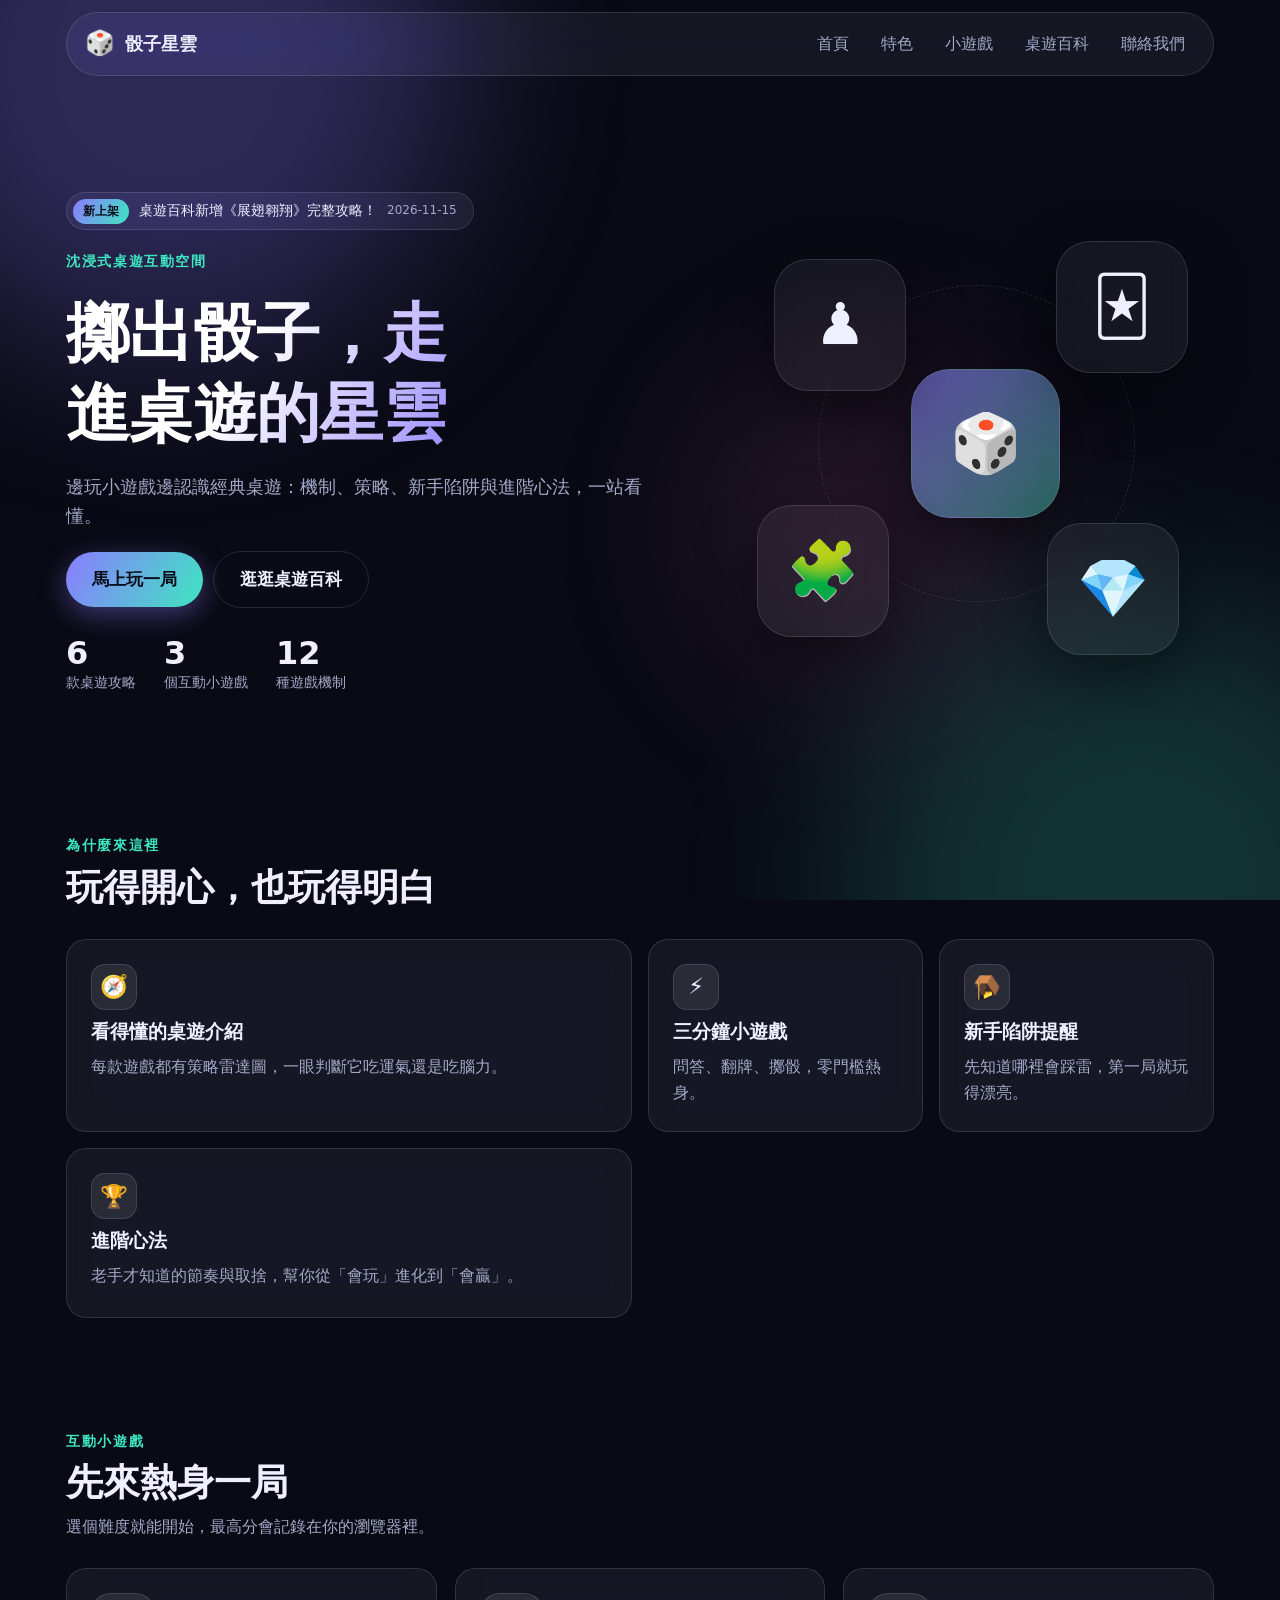
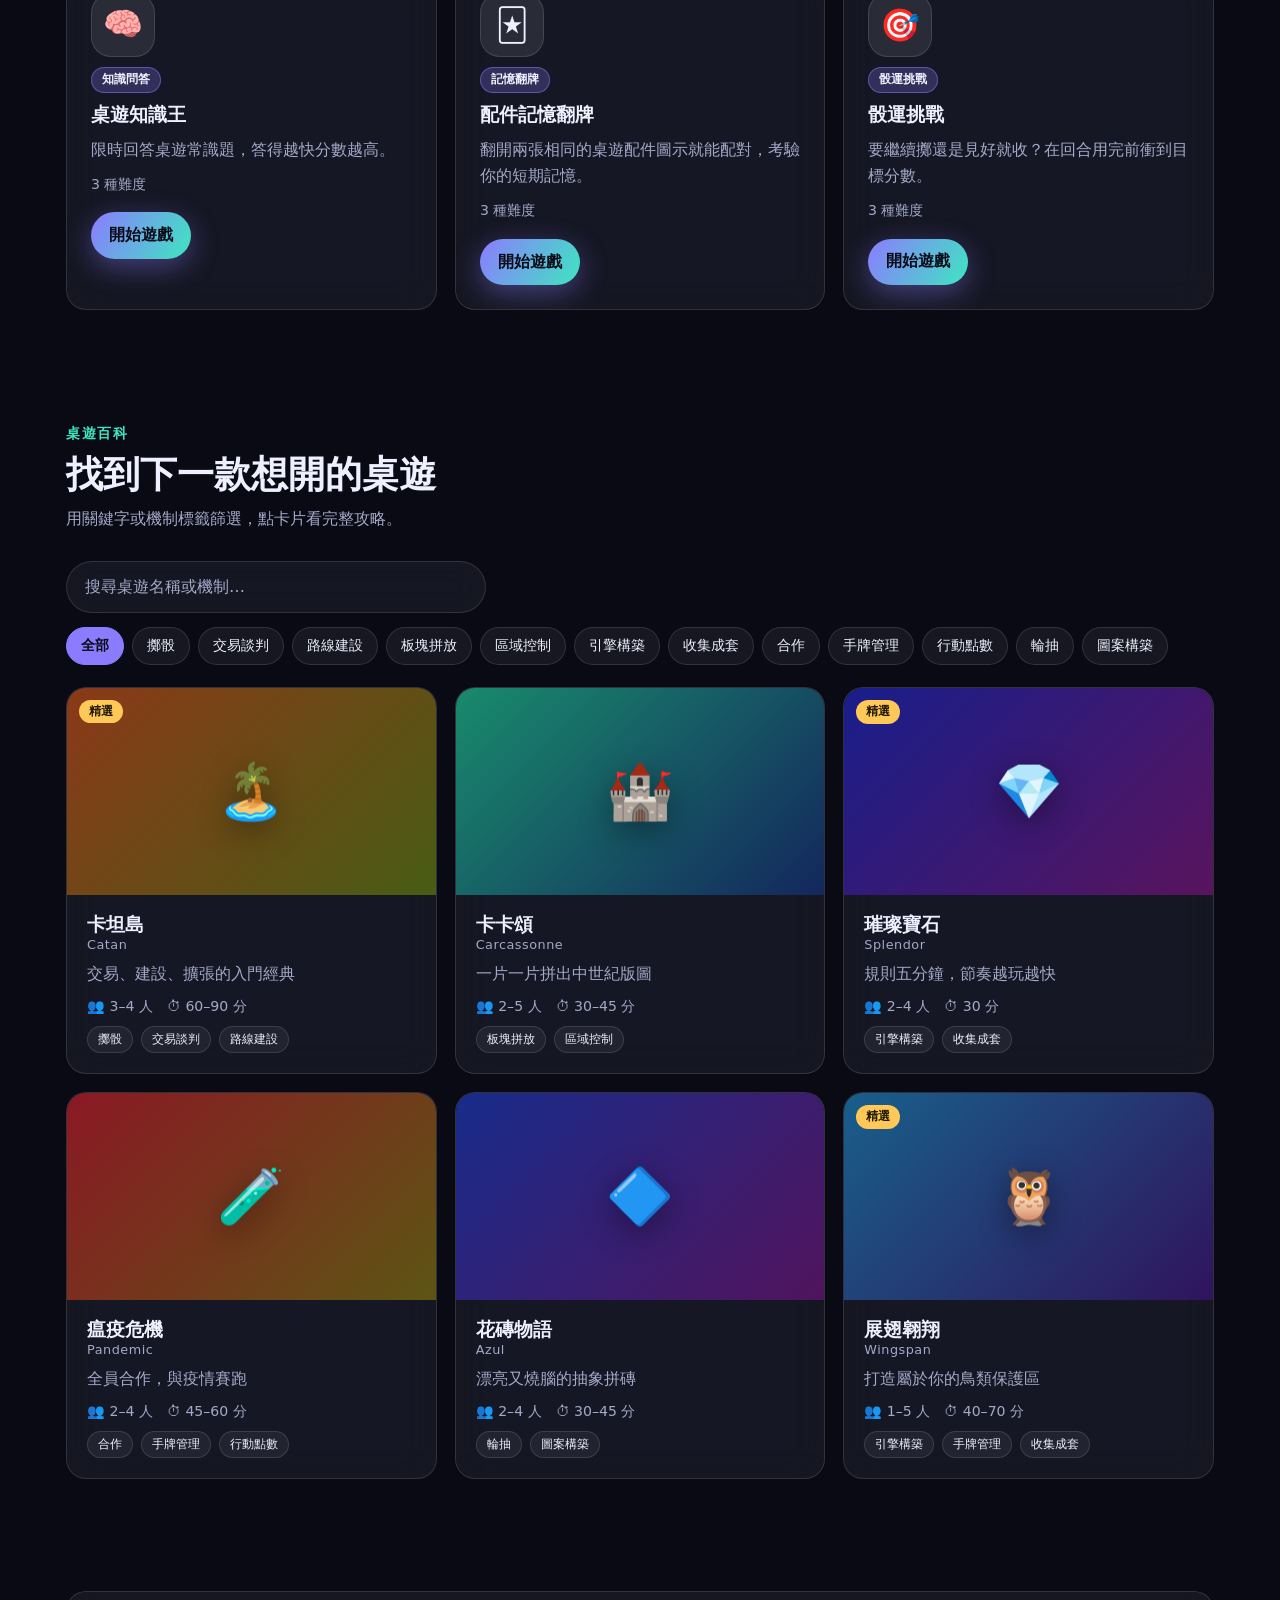
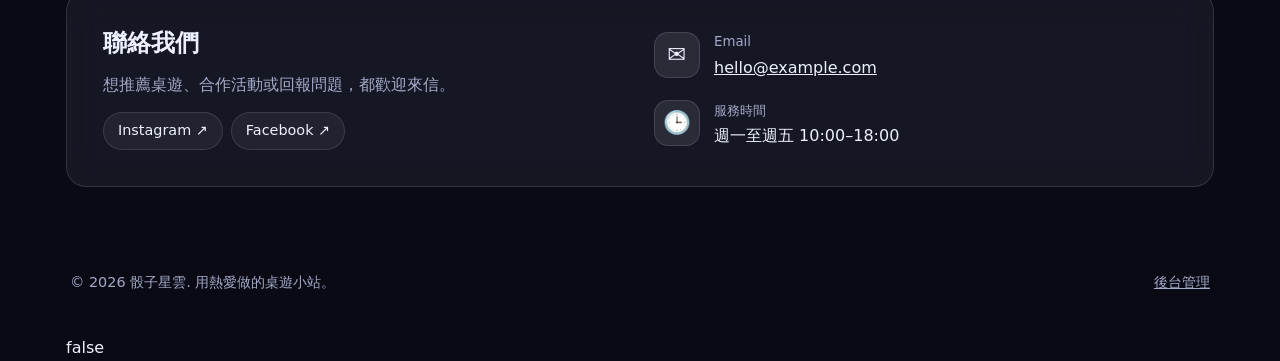
<file: index.html>
<!doctype html>
<html lang="zh-Hant">
<head>
  <meta charset="utf-8">
  <meta name="viewport" content="width=device-width, initial-scale=1">
  <title>載入中…</title>
  <meta name="color-scheme" content="dark">
  <link rel="stylesheet" href="css/base.css">
  <link rel="stylesheet" href="css/front.css">
</head>
<body>
  <!-- 背景光暈（純裝飾） -->
  <div class="orbs" aria-hidden="true"><i></i><i></i><i></i></div>

  <!-- 整個頁面由 js/front/app.js 依 data.json 動態產生，這裡沒有任何寫死的內容 -->
  <div id="app"><div class="boot">載入中…</div></div>

  <noscript><p style="padding:2rem;text-align:center">本網站需要啟用 JavaScript 才能顯示內容。</p></noscript>
  <script type="module" src="js/front/app.js"></script>
</body>
</html>
</file>
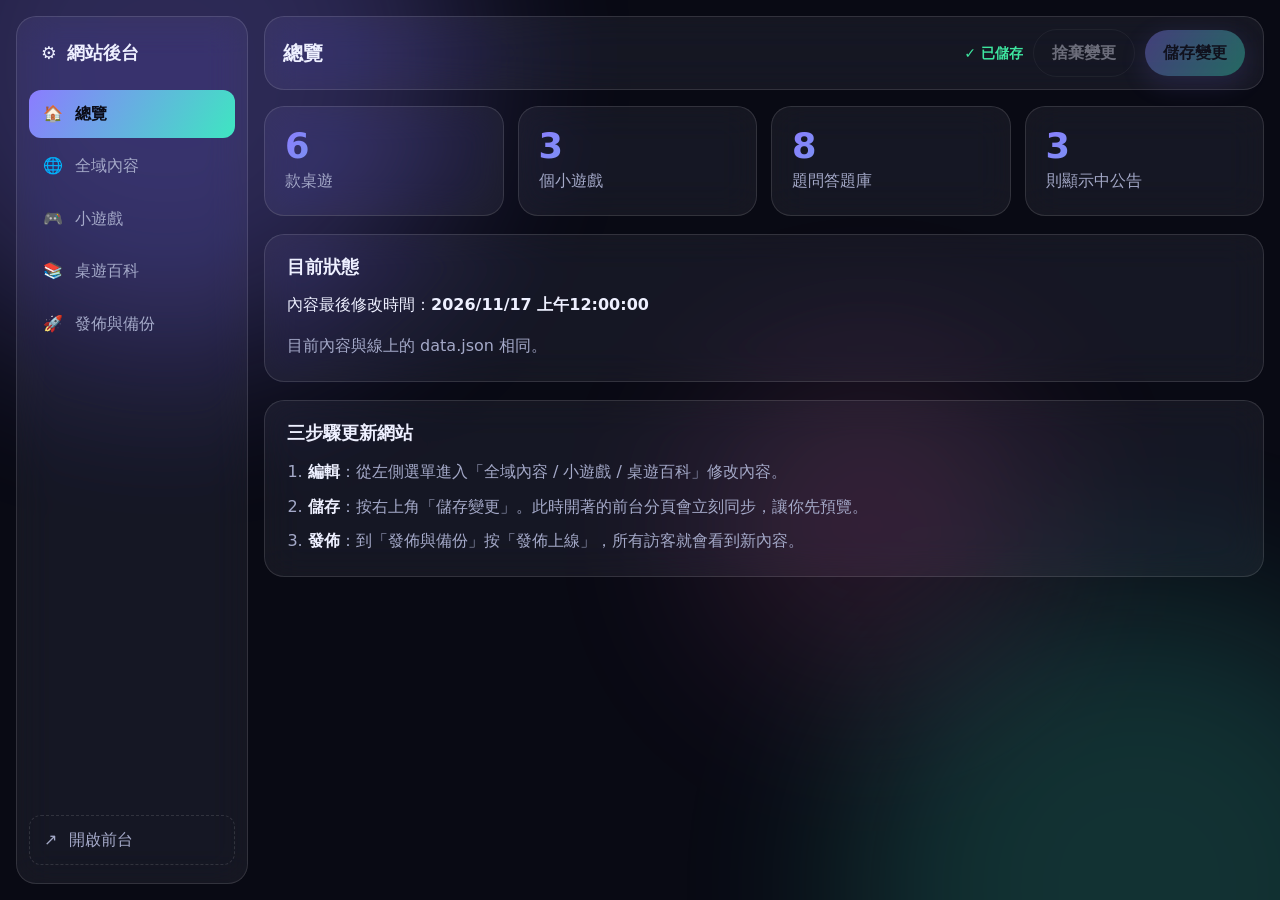
<file: admin.html>
<!doctype html>
<html lang="zh-Hant">
<head>
  <meta charset="utf-8">
  <meta name="viewport" content="width=device-width, initial-scale=1">
  <title>網站後台管理</title>
  <meta name="robots" content="noindex, nofollow">
  <meta name="color-scheme" content="dark">
  <link rel="stylesheet" href="css/base.css">
  <link rel="stylesheet" href="css/admin.css">
</head>
<body class="admin-body">
  <div class="orbs" aria-hidden="true"><i></i><i></i><i></i></div>

  <!-- 後台介面由 js/admin/app.js 產生 -->
  <div id="admin" class="admin"><div class="boot">載入後台中…</div></div>

  <script type="module" src="js/admin/app.js"></script>
</body>
</html>
</file>
<file: css/base.css>
/* ============================================================
 * base.css — 前後台共用：設計變數、按鈕、標籤、Toast、對話框、雷達圖
 * 想整體換風格，改 :root 裡的變數即可（主色/輔色由後台「主題色」覆寫）。
 * ============================================================ */
:root {
  --bg: #090a14;
  --surface: rgba(255, 255, 255, .055);
  --surface-2: rgba(255, 255, 255, .09);
  --border: rgba(255, 255, 255, .12);
  --text: #eef0ff;
  --muted: #a4a9c8;
  --accent: #8b7cff;
  --accent2: #3ee6c1;
  --danger: #ff6b81;
  --ok: #3ee6a0;
  --warn: #ffc857;
  --radius: 20px;
  --radius-sm: 12px;
  --shadow: 0 20px 60px rgba(0, 0, 0, .45);
  --ease: cubic-bezier(.2, .8, .2, 1);
  --font: "Noto Sans TC", "PingFang TC", "Microsoft JhengHei", system-ui, -apple-system, "Segoe UI", sans-serif;
}

*, *::before, *::after { box-sizing: border-box; }
html { scroll-behavior: smooth; scroll-padding-top: 90px; }
body {
  margin: 0; min-height: 100vh; background: var(--bg); color: var(--text);
  font: 16px/1.65 var(--font); -webkit-font-smoothing: antialiased; overflow-x: hidden;
}
h1, h2, h3, h4, p { margin: 0; }
h1, h2, h3 { line-height: 1.25; text-wrap: balance; }
a { color: inherit; }
img { max-width: 100%; display: block; }
button, input, select, textarea { font: inherit; color: inherit; }
button { cursor: pointer; }
:focus-visible { outline: 2px solid var(--accent2); outline-offset: 2px; }
.muted { color: var(--muted); }
.boot { min-height: 60vh; display: grid; place-content: center; gap: 12px; text-align: center; padding: 24px; color: var(--muted); }

/* 背景光暈 */
.orbs { position: fixed; inset: 0; z-index: -1; overflow: hidden; pointer-events: none; }
.orbs i { position: absolute; width: 46vmax; height: 46vmax; border-radius: 50%; filter: blur(90px); opacity: .28; animation: drift 22s var(--ease) infinite alternate; }
.orbs i:nth-child(1) { background: var(--accent); top: -18vmax; left: -10vmax; }
.orbs i:nth-child(2) { background: var(--accent2); bottom: -22vmax; right: -12vmax; animation-delay: -7s; opacity: .18; }
.orbs i:nth-child(3) { background: #ff7ac6; top: 40%; left: 55%; width: 26vmax; height: 26vmax; opacity: .12; animation-delay: -13s; }
@keyframes drift { to { transform: translate(6vmax, 4vmax) scale(1.15); } }

/* 毛玻璃 */
.glass {
  background: var(--surface); border: 1px solid var(--border);
  -webkit-backdrop-filter: blur(18px) saturate(140%); backdrop-filter: blur(18px) saturate(140%);
}

/* 排版小工具 */
.row { display: flex; flex-wrap: wrap; gap: 10px; align-items: center; }
.row.end { justify-content: flex-end; }
.row.center { justify-content: center; }
.stack { display: grid; gap: 18px; }
.empty { color: var(--muted); text-align: center; padding: 28px 12px; grid-column: 1 / -1; }

/* 按鈕 */
.btn {
  display: inline-flex; align-items: center; justify-content: center; gap: 6px;
  padding: 10px 18px; border-radius: 999px; border: 1px solid var(--border);
  background: var(--surface-2); text-decoration: none; font-weight: 600; white-space: nowrap;
  transition: transform .2s var(--ease), background .2s, box-shadow .2s, opacity .2s;
}
.btn:hover:not(:disabled) { transform: translateY(-2px); background: rgba(255, 255, 255, .16); }
.btn:active:not(:disabled) { transform: scale(.97); }
.btn:disabled { opacity: .4; cursor: not-allowed; }
.btn.primary { border: 0; color: #0b0c18; background: linear-gradient(120deg, var(--accent), var(--accent2)); box-shadow: 0 8px 28px color-mix(in srgb, var(--accent) 40%, transparent); }
.btn.primary:hover:not(:disabled) { background: linear-gradient(120deg, var(--accent), var(--accent2)); filter: brightness(1.1); }
.btn.ghost { background: transparent; }
.btn.danger { color: var(--danger); border-color: color-mix(in srgb, var(--danger) 50%, transparent); background: color-mix(in srgb, var(--danger) 10%, transparent); }
.btn.lg { padding: 14px 26px; font-size: 1.05rem; }
.btn.sm { padding: 6px 12px; font-size: .88rem; }

/* 標籤 / 徽章 */
.chips { display: flex; flex-wrap: wrap; gap: 8px; }
.chip {
  display: inline-flex; align-items: center; gap: 4px; padding: 6px 14px; border-radius: 999px;
  border: 1px solid var(--border); background: var(--surface); font-size: .9rem; text-decoration: none; transition: all .2s;
}
button.chip:hover, a.chip:hover { border-color: var(--accent); }
.chip.active { background: var(--accent); border-color: var(--accent); color: #0b0c18; font-weight: 700; }
.chips.sm .chip { padding: 2px 10px; font-size: .78rem; }
.chip.static { cursor: default; }
.badge { display: inline-block; padding: 2px 10px; border-radius: 999px; font-size: .75rem; font-weight: 700; background: color-mix(in srgb, var(--accent) 25%, transparent); color: var(--text); border: 1px solid color-mix(in srgb, var(--accent) 50%, transparent); }

/* Toast 提示 */
.toasts { position: fixed; right: 16px; bottom: 16px; z-index: 1000; display: grid; gap: 10px; max-width: min(420px, calc(100vw - 32px)); }
.toast {
  display: flex; gap: 10px; align-items: flex-start; padding: 12px 16px; border-radius: 14px; cursor: pointer;
  background: #1a1c33; border: 1px solid var(--border); box-shadow: var(--shadow); animation: toast-in .35s var(--ease);
}
.toast b { flex: none; width: 22px; height: 22px; border-radius: 50%; display: grid; place-items: center; font-size: .8rem; color: #0b0c18; background: var(--accent); }
.toast.success b { background: var(--ok); }
.toast.error b { background: var(--danger); }
.toast.error { border-color: color-mix(in srgb, var(--danger) 60%, transparent); }
.toast.out { opacity: 0; transform: translateX(20px); transition: all .3s; }
@keyframes toast-in { from { opacity: 0; transform: translateY(16px) scale(.96); } }

/* 對話框 */
dialog { color: var(--text); border: 0; padding: 0; background: transparent; max-width: none; max-height: none; }
dialog::backdrop { background: rgba(5, 6, 14, .7); -webkit-backdrop-filter: blur(8px); backdrop-filter: blur(8px); }
dialog[open] { animation: pop .3s var(--ease); }
@keyframes pop { from { opacity: 0; transform: translateY(18px) scale(.97); } }
dialog.confirm { width: min(420px, calc(100vw - 32px)); padding: 24px; border-radius: var(--radius); background: #171930; border: 1px solid var(--border); box-shadow: var(--shadow); }
dialog.confirm p { margin-bottom: 20px; }

/* 雷達圖 */
.radar { width: 100%; max-width: 340px; height: auto; display: block; margin: 0 auto; overflow: visible; }
.radar-grid { fill: none; stroke: var(--border); stroke-width: 1; }
.radar-area { fill: color-mix(in srgb, var(--accent) 35%, transparent); stroke: var(--accent); stroke-width: 2; stroke-linejoin: round; transform-origin: 150px 125px; animation: radar-in .6s var(--ease); }
.radar-dot { fill: var(--accent2); }
.radar-label { fill: var(--muted); font-size: 11px; }
@keyframes radar-in { from { transform: scale(.2); opacity: 0; } }

@media (prefers-reduced-motion: reduce) {
  *, *::before, *::after { animation-duration: .01ms !important; animation-iteration-count: 1 !important; transition-duration: .01ms !important; }
  html { scroll-behavior: auto; }
}
</file>
<file: css/front.css>
/* ============================================================
 * front.css — 前台樣式（導覽、主視覺、Bento Grid、小遊戲、桌遊百科）
 * ============================================================ */
#app { max-width: 1180px; margin: 0 auto; padding: 0 16px; }

/* 進場動畫 */
.reveal { opacity: 0; transform: translateY(26px); transition: opacity .7s var(--ease) var(--d, 0ms), transform .7s var(--ease) var(--d, 0ms); }
.reveal.in { opacity: 1; transform: none; }

/* ---------- 導覽列 ---------- */
.nav {
  position: sticky; top: 12px; z-index: 50; margin-top: 12px; padding: 10px 14px 10px 18px;
  display: flex; align-items: center; justify-content: space-between; gap: 12px; border-radius: 999px;
}
.brand { display: flex; align-items: center; gap: 10px; font-weight: 800; font-size: 1.1rem; text-decoration: none; }
.brand img { height: 32px; width: auto; border-radius: 8px; }
.brand-emoji { font-size: 1.5rem; }
.nav-links { display: flex; gap: 4px; }
.nav-links a { padding: 8px 14px; border-radius: 999px; text-decoration: none; color: var(--muted); font-weight: 500; transition: all .2s; }
.nav-links a:hover { color: var(--text); background: var(--surface-2); }
.nav-toggle { display: none; width: 40px; height: 40px; border-radius: 50%; border: 1px solid var(--border); background: var(--surface); }

/* ---------- 主視覺 ---------- */
.hero { display: grid; grid-template-columns: 1.15fr .85fr; gap: 32px; align-items: center; padding: 72px 0 40px; min-height: 78vh; }
.hero-copy { display: grid; gap: 20px; justify-items: start; animation: rise .9s var(--ease); }
@keyframes rise { from { opacity: 0; transform: translateY(24px); } }
.eyebrow { color: var(--accent2); font-weight: 700; letter-spacing: .12em; font-size: .85rem; }
.hero h1 { font-size: clamp(2.2rem, 5.6vw, 4rem); font-weight: 900; letter-spacing: -.01em;
  background: linear-gradient(120deg, #fff 30%, var(--accent) 70%, var(--accent2)); -webkit-background-clip: text; background-clip: text; color: transparent; }
.lead { font-size: 1.1rem; color: var(--muted); max-width: 34em; }
.stats { display: flex; flex-wrap: wrap; gap: 28px; margin: 8px 0 0; }
.stats dt { font-size: 2rem; font-weight: 800; line-height: 1.1; }
.stats dd { margin: 0; color: var(--muted); font-size: .9rem; }

.ann { display: inline-flex; align-items: center; gap: 10px; padding: 6px 16px 6px 6px; border-radius: 999px; font-size: .9rem; max-width: 100%; }
.ann b { flex: none; padding: 2px 10px; border-radius: 999px; background: linear-gradient(120deg, var(--accent), var(--accent2)); color: #0b0c18; font-size: .78rem; }
.ann span { overflow: hidden; text-overflow: ellipsis; white-space: nowrap; }
.ann small { flex: none; color: var(--muted); }
.ann.flip > * { animation: ann-in .5s var(--ease); }
@keyframes ann-in { from { opacity: 0; transform: translateY(8px); } }

.hero-img { width: 100%; border-radius: var(--radius); box-shadow: var(--shadow); aspect-ratio: 4 / 3; object-fit: cover; }
.hero-art { position: relative; aspect-ratio: 1; max-width: 440px; width: 100%; margin: 0 auto; }
.hero-art::before { content: ""; position: absolute; inset: 14%; border-radius: 50%; border: 1px dashed var(--border); animation: spin 40s linear infinite; }
.float { position: absolute; display: grid; place-items: center; width: 30%; aspect-ratio: 1; font-size: clamp(2rem, 6vw, 3.6rem);
  border-radius: 26%; background: var(--surface); border: 1px solid var(--border); backdrop-filter: blur(12px); box-shadow: var(--shadow); animation: bob 6s ease-in-out infinite; }
.f0 { left: 35%; top: 33%; width: 34%; background: linear-gradient(135deg, color-mix(in srgb, var(--accent) 60%, transparent), color-mix(in srgb, var(--accent2) 40%, transparent)); }
.f1 { left: 4%; top: 8%; animation-delay: -1s; } .f2 { right: 2%; top: 4%; animation-delay: -2s; }
.f3 { left: 0; bottom: 6%; animation-delay: -3s; } .f4 { right: 4%; bottom: 2%; animation-delay: -4s; }
@keyframes bob { 50% { transform: translateY(-14px) rotate(4deg); } }
@keyframes spin { to { transform: rotate(360deg); } }

/* ---------- 區塊共用 ---------- */
.section { padding: 56px 0; }
.sec-head { display: grid; gap: 8px; margin-bottom: 28px; max-width: 42em; }
.sec-head h2 { font-size: clamp(1.6rem, 3.4vw, 2.3rem); font-weight: 800; }

.card { position: relative; border-radius: var(--radius); padding: 24px; overflow: hidden; transition: transform .35s var(--ease), border-color .3s, opacity .7s var(--ease) var(--d, 0ms); }
.card.reveal.in:hover, .bg-card:hover { transform: translateY(-6px); border-color: color-mix(in srgb, var(--accent) 60%, transparent); }
/* 游標光暈 */
.glow::after { content: ""; position: absolute; inset: 0; pointer-events: none; opacity: 0; transition: opacity .3s;
  background: radial-gradient(260px circle at var(--mx, 50%) var(--my, 50%), color-mix(in srgb, var(--accent) 28%, transparent), transparent 70%); }
.glow:hover::after { opacity: 1; }
.card-icon { width: 46px; height: 46px; flex: none; display: grid; place-items: center; font-size: 1.4rem; border-radius: 14px; background: var(--surface-2); border: 1px solid var(--border); }
.card-icon.big { width: 64px; height: 64px; font-size: 2rem; border-radius: 20px; }

/* ---------- Bento Grid ---------- */
.bento { display: grid; grid-template-columns: repeat(4, 1fr); grid-auto-rows: minmax(170px, auto); grid-auto-flow: dense; gap: 16px; }
.bento .card { display: grid; gap: 10px; align-content: start; }
.bento h3 { font-size: 1.2rem; }
.size-wide { grid-column: span 2; } .size-tall { grid-row: span 2; } .size-large { grid-column: span 2; grid-row: span 2; }
.size-large h3 { font-size: 1.6rem; }

/* ---------- 卡片格線 ---------- */
.grid-3 { display: grid; grid-template-columns: repeat(auto-fill, minmax(280px, 1fr)); gap: 18px; }
.game-card { display: grid; gap: 10px; justify-items: start; align-content: start; }
.game-card .btn { margin-top: 6px; }
.game-meta { display: flex; flex-wrap: wrap; gap: 14px; color: var(--muted); font-size: .88rem; }

/* ---------- 桌遊百科 ---------- */
.lib-tools { display: grid; gap: 14px; margin-bottom: 22px; }
.search { width: 100%; max-width: 420px; padding: 12px 18px; border-radius: 999px; outline-offset: 2px; }
.search::placeholder { color: var(--muted); }
.bg-card { padding: 0; cursor: pointer; animation: rise .5s var(--ease); }
.bg-card .badge.hot { position: absolute; top: 12px; left: 12px; background: var(--warn); color: #221a00; border: 0; }
.bg-body { padding: 18px 20px 20px; display: grid; gap: 8px; }
.bg-body h3 small, .detail h2 small { display: block; font-size: .8rem; font-weight: 500; color: var(--muted); letter-spacing: .04em; }
.cover { width: 100%; aspect-ratio: 16 / 9; object-fit: cover; }
.cover.gen { display: grid; place-items: center; font-size: 3.4rem;
  background: linear-gradient(135deg, hsl(var(--hue) 70% 32%), hsl(calc(var(--hue) + 60) 65% 22%)); }
.cover.gen span { filter: drop-shadow(0 8px 16px rgba(0, 0, 0, .4)); transition: transform .4s var(--ease); }
.bg-card:hover .cover.gen span { transform: scale(1.18) rotate(-6deg); }

/* ---------- 彈出視窗 ---------- */
.modal { width: min(560px, calc(100vw - 24px)); max-height: calc(100dvh - 24px); margin: auto; overflow: visible; }
.modal.wide { width: min(880px, calc(100vw - 24px)); }
.modal-body { position: relative; border-radius: var(--radius); background: #14162b; box-shadow: var(--shadow); max-height: calc(100dvh - 24px); overflow: auto; }
.modal-close { position: absolute; top: 12px; right: 12px; z-index: 2; width: 38px; height: 38px; border-radius: 50%; border: 1px solid var(--border); background: rgba(10, 11, 22, .7); }

.detail .cover { aspect-ratio: 21 / 8; }
.detail-head { padding: 22px 26px 0; display: grid; gap: 10px; }
.detail-grid { padding: 20px 26px 28px; display: grid; grid-template-columns: 1.2fr 1fr; gap: 24px; align-items: start; }
.detail-grid > div:first-child { display: grid; gap: 16px; }
.radar-box { border-radius: var(--radius-sm); padding: 16px 28px; text-align: center; }
.radar-box h4 { margin-bottom: 6px; }
.tipbox { padding: 14px 18px; border-radius: var(--radius-sm); border: 1px solid var(--border); border-left: 4px solid var(--warn); background: color-mix(in srgb, var(--warn) 7%, transparent); }
.tipbox.ok { border-left-color: var(--ok); background: color-mix(in srgb, var(--ok) 7%, transparent); }
.tipbox ul { margin: 8px 0 0; padding-left: 1.2em; display: grid; gap: 6px; }

/* ---------- 小遊戲 ---------- */
.game-stage { padding: 30px 24px 26px; min-height: 380px; }
.g-intro, .g-result { display: grid; gap: 12px; justify-items: center; text-align: center; }
.g-icon { font-size: 3.4rem; line-height: 1; animation: bob 4s ease-in-out infinite; }
.g-rules { text-align: left; width: 100%; padding: 14px 18px; border-radius: var(--radius-sm); background: var(--surface); border: 1px solid var(--border); }
.g-rules ol { margin: 6px 0 0; padding-left: 1.3em; color: var(--muted); }
.g-best { color: var(--accent2); font-weight: 600; font-size: .92rem; }
.g-score { font-size: 4rem; font-weight: 900; line-height: 1; background: linear-gradient(120deg, var(--accent), var(--accent2)); -webkit-background-clip: text; background-clip: text; color: transparent; animation: pop .5s var(--ease); }
.g-play { display: grid; gap: 16px; }
.g-hud { display: flex; gap: 10px; padding-right: 44px; }
.g-hud > div { flex: 1; padding: 8px 12px; border-radius: var(--radius-sm); background: var(--surface); border: 1px solid var(--border); }
.g-hud small { display: block; color: var(--muted); font-size: .75rem; }
.g-hud b { font-size: 1.1rem; font-variant-numeric: tabular-nums; }
.g-bar { height: 6px; border-radius: 99px; background: var(--surface-2); overflow: hidden; }
.g-bar i { display: block; height: 100%; width: 100%; background: linear-gradient(90deg, var(--accent), var(--accent2)); transition: width .1s linear; }
.g-q { font-size: 1.25rem; }
.g-opts { display: grid; gap: 10px; }
.g-opt { display: flex; align-items: center; gap: 12px; text-align: left; padding: 12px 14px; border-radius: var(--radius-sm); border: 1px solid var(--border); background: var(--surface); transition: all .2s; }
.g-opt b { flex: none; width: 30px; height: 30px; display: grid; place-items: center; border-radius: 9px; background: var(--surface-2); }
.g-opt:hover:not(:disabled) { border-color: var(--accent); transform: translateX(4px); }
.g-opt.ok { border-color: var(--ok); background: color-mix(in srgb, var(--ok) 16%, transparent); }
.g-opt.no { border-color: var(--danger); background: color-mix(in srgb, var(--danger) 16%, transparent); animation: shake .35s; }
@keyframes shake { 25% { transform: translateX(-6px); } 75% { transform: translateX(6px); } }
.g-fb { display: grid; gap: 12px; justify-items: start; min-height: 24px; }

.m-grid { display: grid; grid-template-columns: repeat(var(--cols), 1fr); gap: 8px; max-width: 460px; width: 100%; margin: 0 auto; }
.m-card { aspect-ratio: 1; padding: 0; border: 0; background: none; perspective: 600px; }
.m-in { position: relative; display: block; width: 100%; height: 100%; transform-style: preserve-3d; transition: transform .45s var(--ease); }
.m-card.on .m-in { transform: rotateY(180deg); }
.m-front, .m-back { position: absolute; inset: 0; display: grid; place-items: center; border-radius: 12px; backface-visibility: hidden; -webkit-backface-visibility: hidden; border: 1px solid var(--border); font-size: clamp(1.1rem, 5vw, 1.9rem); }
.m-front { background: linear-gradient(135deg, color-mix(in srgb, var(--accent) 45%, #14162b), color-mix(in srgb, var(--accent2) 25%, #14162b)); color: rgba(255, 255, 255, .6); }
.m-back { background: var(--surface-2); transform: rotateY(180deg); }
.m-card.done .m-back { border-color: var(--ok); background: color-mix(in srgb, var(--ok) 18%, transparent); }

.d-die { font-size: 7rem; line-height: 1; text-align: center; height: 130px; }
.d-die.spin { animation: dice .14s linear infinite; }
@keyframes dice { 50% { transform: rotate(12deg) scale(1.08); } }
.d-msg { text-align: center; min-height: 3.3em; }

/* ---------- 聯絡 / 頁尾 ---------- */
.contact { display: grid; grid-template-columns: 1fr 1fr; gap: 28px; padding: 36px; }
.contact > div { display: grid; gap: 14px; align-content: start; }
.contact-list { list-style: none; margin: 0; padding: 0; display: grid; gap: 14px; }
.contact-list li { display: flex; gap: 14px; align-items: center; }
.contact-list small { color: var(--muted); }
.footer { display: flex; flex-wrap: wrap; justify-content: space-between; gap: 12px; padding: 28px 4px 40px; color: var(--muted); font-size: .9rem; }
.preview-pill { position: fixed; left: 16px; bottom: 16px; z-index: 60; padding: 8px 16px; border-radius: 999px; background: var(--warn); color: #221a00; font-weight: 700; font-size: .85rem; text-decoration: none; box-shadow: var(--shadow); }

/* ---------- 響應式 ---------- */
@media (max-width: 860px) {
  .hero { grid-template-columns: 1fr; padding-top: 40px; min-height: 0; }
  .hero-art { max-width: 300px; order: -1; }
  .bento { grid-template-columns: repeat(2, 1fr); }
  .detail-grid, .contact { grid-template-columns: 1fr; }
  .contact { padding: 24px; }
}
@media (max-width: 680px) {
  .nav { border-radius: 24px; flex-wrap: wrap; }
  .nav-toggle { display: block; }
  .nav-links { display: none; flex-direction: column; width: 100%; padding-bottom: 6px; }
  .nav-links.open { display: flex; }
  .section { padding: 40px 0; }
  .bento { grid-template-columns: 1fr; grid-auto-rows: auto; }
  .size-wide, .size-large { grid-column: auto; } .size-tall, .size-large { grid-row: auto; }
  .game-stage { padding: 26px 16px 20px; }
  .detail-head, .detail-grid { padding-left: 18px; padding-right: 18px; }
  .d-die { font-size: 5.5rem; height: 104px; }
}
</file>
<file: css/admin.css>
/* ============================================================
 * admin.css — 後台樣式（側邊選單、工具列、表單、列表/編輯介面）
 * ============================================================ */
.admin { display: grid; grid-template-columns: 232px minmax(0, 1fr); gap: 16px; min-height: 100vh; padding: 16px; max-width: 1440px; margin: 0 auto; }

/* ---------- 側邊選單 ---------- */
.side { position: sticky; top: 16px; height: calc(100vh - 32px); border-radius: var(--radius); padding: 18px 12px; display: flex; flex-direction: column; gap: 6px; }
.side-brand { display: flex; align-items: center; gap: 10px; padding: 4px 12px 16px; font-size: 1.1rem; }
.side nav { display: grid; gap: 4px; }
.side-link { display: flex; align-items: center; gap: 12px; width: 100%; padding: 11px 14px; border: 0; border-radius: var(--radius-sm); background: transparent; color: var(--muted); text-align: left; text-decoration: none; font-weight: 500; transition: all .2s; }
.side-link em { font-style: normal; }
.side-link:hover { background: var(--surface-2); color: var(--text); }
.side-link.active { color: #0b0c18; font-weight: 700; background: linear-gradient(120deg, var(--accent), var(--accent2)); }
.side-link.preview { margin-top: auto; border: 1px dashed var(--border); }

/* ---------- 主區域 ---------- */
.main { display: grid; gap: 16px; align-content: start; min-width: 0; }
.topbar { position: sticky; top: 16px; z-index: 20; display: flex; flex-wrap: wrap; align-items: center; justify-content: space-between; gap: 10px; padding: 12px 18px; border-radius: var(--radius); }
.topbar h1 { font-size: 1.25rem; }
.status { font-size: .88rem; font-weight: 600; }
.status.dirty { color: var(--warn); }
.status.clean { color: var(--ok); }
.view { animation: view-in .35s var(--ease); min-width: 0; }
@keyframes view-in { from { opacity: 0; transform: translateY(10px); } }

.panel { border-radius: var(--radius); padding: 22px; display: grid; gap: 14px; min-width: 0; }
.panel h3 { display: flex; align-items: center; gap: 10px; font-size: 1.1rem; }
.panel-head { display: flex; flex-wrap: wrap; justify-content: space-between; align-items: center; gap: 10px; }
.steps { margin: 0; padding-left: 1.3em; display: grid; gap: 8px; color: var(--muted); }
.steps b { color: var(--text); }

/* 總覽統計 */
.stat-grid { display: grid; grid-template-columns: repeat(auto-fit, minmax(160px, 1fr)); gap: 14px; }
.stat-card { display: grid; gap: 2px; text-align: left; padding: 20px; border-radius: var(--radius); transition: transform .25s var(--ease), border-color .25s; }
.stat-card:hover { transform: translateY(-4px); border-color: var(--accent); }
.stat-card b { font-size: 2.2rem; line-height: 1.1; background: linear-gradient(120deg, var(--accent), var(--accent2)); -webkit-background-clip: text; background-clip: text; color: transparent; }
.stat-card span { color: var(--muted); }

/* 分頁籤 */
.tabs { display: flex; gap: 6px; overflow-x: auto; padding-bottom: 4px; scrollbar-width: thin; }
.tab { flex: none; padding: 8px 16px; border-radius: 999px; border: 1px solid var(--border); background: var(--surface); color: var(--muted); font-weight: 600; transition: all .2s; }
.tab:hover { color: var(--text); }
.tab.active { background: var(--text); color: #0b0c18; border-color: var(--text); }

/* ---------- 表單 ---------- */
.fields { display: grid; grid-template-columns: repeat(2, minmax(0, 1fr)); gap: 16px; }
.field { display: grid; gap: 6px; align-content: start; min-width: 0; }
.full { grid-column: 1 / -1; }
.field-label { font-size: .88rem; font-weight: 600; color: var(--muted); }
.field-label i { color: var(--danger); font-style: normal; }
.field input[type="text"], .field input[type="email"], .field input[type="number"], .field input[type="password"], .field textarea, .field select {
  width: 100%; padding: 10px 14px; border-radius: var(--radius-sm); border: 1px solid var(--border); background: rgba(0, 0, 0, .28); transition: border-color .2s, box-shadow .2s;
}
.field textarea { resize: vertical; min-height: 44px; line-height: 1.55; }
.field select option { background: #171930; }
.field input:focus, .field textarea:focus, .field select:focus { outline: 0; border-color: var(--accent); box-shadow: 0 0 0 3px color-mix(in srgb, var(--accent) 25%, transparent); }
.help { color: var(--muted); font-size: .8rem; }
.err { color: var(--danger); font-size: .82rem; font-weight: 600; }
.err:empty { display: none; }
.field.invalid input, .field.invalid textarea, .field.invalid select, .field.invalid .tags { border-color: var(--danger); }

fieldset.group { border: 1px solid var(--border); border-radius: var(--radius-sm); padding: 18px; margin: 0; min-width: 0; }
fieldset.group legend { padding: 0 8px; font-weight: 700; }

.color-row { display: flex; align-items: center; gap: 12px; }
.color-row input { width: 52px; height: 40px; padding: 2px; border-radius: 10px; border: 1px solid var(--border); background: none; cursor: pointer; }

.switch { display: inline-flex; align-items: center; gap: 10px; cursor: pointer; padding: 8px 0; }
.switch input { position: absolute; opacity: 0; }
.track { position: relative; width: 44px; height: 24px; border-radius: 99px; background: var(--surface-2); border: 1px solid var(--border); transition: background .2s; }
.track::after { content: ""; position: absolute; top: 2px; left: 2px; width: 18px; height: 18px; border-radius: 50%; background: #fff; transition: transform .25s var(--ease); }
.switch input:checked + .track { background: var(--ok); }
.switch input:checked + .track::after { transform: translateX(20px); }
.switch input:focus-visible + .track { outline: 2px solid var(--accent2); outline-offset: 2px; }

.tags { display: flex; flex-wrap: wrap; gap: 6px; padding: 8px; border-radius: var(--radius-sm); border: 1px solid var(--border); background: rgba(0, 0, 0, .28); }
.tags input[type="text"] { flex: 1; min-width: 150px; border: 0; background: none; padding: 4px 6px; box-shadow: none !important; }
.tags .chip button { border: 0; background: none; padding: 0 0 0 4px; color: var(--muted); font-size: 1rem; line-height: 1; }
.tags .chip button:hover { color: var(--danger); }

.img-field { display: grid; grid-template-columns: 150px minmax(0, 1fr); gap: 14px; align-items: start; }
.img-preview { aspect-ratio: 4 / 3; border-radius: var(--radius-sm); border: 1px dashed var(--border); display: grid; place-items: center; overflow: hidden; font-size: .8rem; text-align: center; padding: 4px; background: rgba(0, 0, 0, .28); }
.img-preview img { width: 100%; height: 100%; object-fit: cover; border-radius: 8px; }
.img-ctl { display: grid; gap: 10px; }

.ratings { display: grid; grid-template-columns: 1fr 1fr; gap: 20px; align-items: center; padding: 14px; border: 1px solid var(--border); border-radius: var(--radius-sm); }
.sliders { display: grid; gap: 10px; }
.slider { display: grid; grid-template-columns: 5.5em 1fr 2em; gap: 10px; align-items: center; font-size: .9rem; }
.slider input { width: 100%; accent-color: var(--accent); }
.slider output { font-weight: 700; text-align: right; font-variant-numeric: tabular-nums; }

/* 可增刪排序清單 */
.repeater { display: grid; gap: 10px; justify-items: start; }
.rep-list { display: grid; gap: 8px; width: 100%; }
.rep-item { border: 1px solid var(--border); border-radius: var(--radius-sm); background: rgba(255, 255, 255, .03); }
.rep-item[open] { border-color: color-mix(in srgb, var(--accent) 55%, transparent); }
.rep-item summary { display: flex; align-items: center; gap: 10px; padding: 10px 12px; cursor: pointer; list-style: none; }
.rep-item summary::-webkit-details-marker { display: none; }
.rep-item > .fields { padding: 6px 14px 16px; }
.rep-no { flex: none; width: 26px; height: 26px; display: grid; place-items: center; border-radius: 8px; background: var(--surface-2); font-size: .8rem; font-weight: 700; }
.rep-title { flex: 1; min-width: 0; overflow: hidden; text-overflow: ellipsis; white-space: nowrap; font-weight: 600; }
.rep-actions { display: flex; gap: 2px; flex: none; }
.icon-btn { width: 32px; height: 32px; border-radius: 8px; border: 0; background: transparent; color: var(--muted); }
.icon-btn:hover:not(:disabled) { background: var(--surface-2); color: var(--text); }
.icon-btn:disabled { opacity: .3; cursor: default; }

/* ---------- 列表 + 編輯 ---------- */
.md { display: grid; grid-template-columns: 260px minmax(0, 1fr); gap: 16px; align-items: start; }
.md-list { display: grid; gap: 8px; position: sticky; top: 96px; max-height: calc(100vh - 120px); overflow: auto; padding: 2px; }
.md-item { display: flex; align-items: center; gap: 12px; padding: 10px 12px; text-align: left; border-radius: var(--radius-sm); border: 1px solid var(--border); background: var(--surface); transition: all .2s; }
.md-item:hover { border-color: var(--accent); }
.md-item.active { border-color: var(--accent); background: color-mix(in srgb, var(--accent) 20%, transparent); }
.md-icon { flex: none; width: 38px; height: 38px; display: grid; place-items: center; font-size: 1.25rem; border-radius: 10px; background: var(--surface-2); }
.md-text { display: grid; min-width: 0; }
.md-text b, .md-text small { overflow: hidden; text-overflow: ellipsis; white-space: nowrap; }
.md-text small { color: var(--muted); }
.md-add { display: flex; flex-wrap: wrap; gap: 6px; padding-top: 6px; }

/* ---------- 響應式：手機改為底部選單 ---------- */
@media (max-width: 900px) {
  .admin { grid-template-columns: 1fr; padding: 10px 10px 86px; }
  .side { position: fixed; z-index: 40; top: auto; left: 10px; right: 10px; bottom: 10px; height: auto; flex-direction: row; padding: 6px; border-radius: 18px; background: rgba(20, 22, 43, .92); }
  .side-brand { display: none; }
  .side nav { display: flex; flex: 1; gap: 2px; }
  .side-link { flex: 1; flex-direction: column; gap: 0; padding: 6px 2px; font-size: .68rem; text-align: center; min-width: 0; }
  .side-link span { font-size: 1.15rem; }
  .side-link { white-space: nowrap; }
  .side-link.preview { flex: none; width: auto; margin: 0; padding: 6px 10px; }
  .topbar { top: 10px; }
  .md { grid-template-columns: 1fr; }
  .md-list { position: static; max-height: none; grid-auto-flow: column; grid-auto-columns: minmax(190px, 1fr); overflow-x: auto; padding-bottom: 8px; }
  .md-add { flex-direction: column; justify-content: center; }
  .ratings { grid-template-columns: 1fr; }
}
@media (max-width: 600px) {
  .fields { grid-template-columns: 1fr; }
  .panel { padding: 16px; }
  fieldset.group { padding: 12px; }
  .img-field { grid-template-columns: 1fr; }
  .img-preview { max-width: 200px; }
  .topbar h1 { font-size: 1.05rem; }
  .status { width: 100%; order: 3; }
  .toasts { bottom: 86px; }
}
</file>
